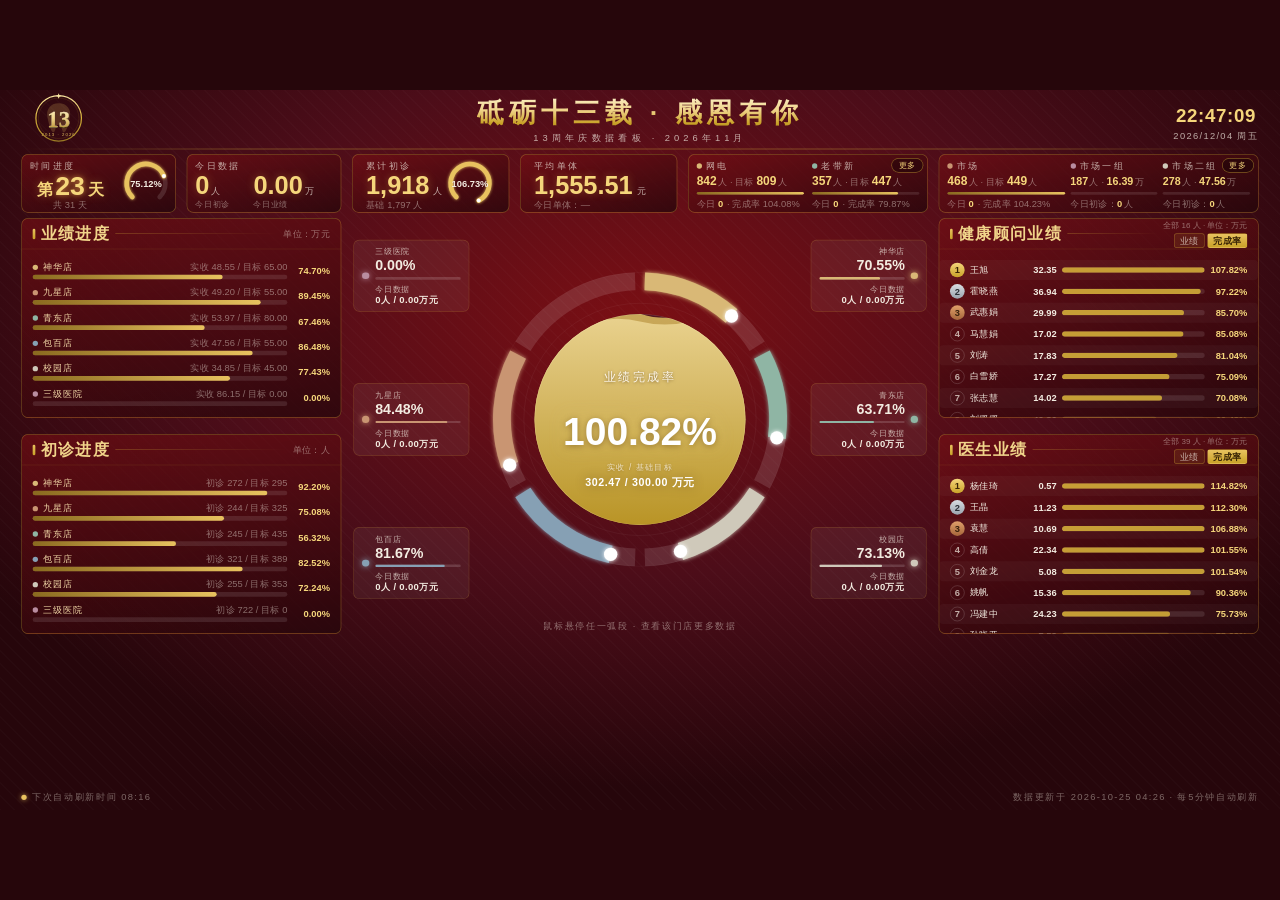
<file: site/index.html>
<!doctype html>
<html lang="zh-CN" data-page-node-id="bNAlIa9GvkVpchiOoF7Fsz">
  <head data-page-node-id="pRcPVPCFBdSMMbLrFjeiWT">
    <meta charset="UTF-8" data-page-node-id="fTteCExekOCX3ANO8GNjdZ" />
    <meta name="viewport" content="width=device-width, initial-scale=1.0" data-page-node-id="JhB4ZAEZevLRiTJPF1NyBG" />
    <title>13周年庆数据看板 v2</title>
    <link rel="icon" href="data:," />
    <!--------------------------------------------------------------


  二、版式网格（设计像素，全部闭合）
    头部 88 ｜ KPI 行 96–184（5 卡 228+228+434×3 gap24×4 = 1856：
    时间进度+今日数据 平分左栏 480 上方，累计初诊/网电/市场 三卡等宽占满其余）
    主区 192–816 三栏：左 480 / 中 800 / 右 480（gutter 48，边距 32）
       32+480+48+800+48+480+32 = 1920，中央列 560→1360，中心 = 960
    底部折线 840–1048 通栏 1856 ｜ 底边距 32

  三、亮度控制
    大面积底色走深红渐变（水球三色 ×0.78 → L*≈18~27），
    6 段弧统一降饱和到 L*≤70，禁止荧光色与大面积高饱和红。

  四、调试
    ?static=1 跳过入场动画直接呈现终态（截图核对用）
    ?hover=N  模拟悬停第 N 段弧（tooltip 核对用）
    ?beat=N   直接呈现第 N 次心跳后的数据态（建议与 static=1 同用）
    ?hbms=ms  心跳间隔覆盖（默认 300000 = 5 分钟，调试用短间隔）

  五、数据心跳（见 ⑫ 节）
    每 5 分钟 buildData(beat++) 全量重建数据模型并原地刷新：
    KPI / 渠道 chip / 中央水球（弧段+水位+主数字）/ 左右四面板 /
    底部折线，页面不重载。历史日序列固定，增长落在「今天」的
    数据点上；左下角有心跳指示器（倒计时 + 刷新闪烁）。
  ============================================================-->
        <link rel="stylesheet" href="app/css/style.css?v=20261021-03" />
  </head>
  <body data-page-node-id="v0FKEsf7Q6nRDLdoApuXJm">
    <div id="stage" data-page-node-id="kpHgrNEEkZe6PAno3AZiqG">
      <!-- ═══════════ Header ═══════════ -->
      <header id="hd" class="rv" data-page-node-id="wEYzkn5nYDAj5ljEAe1Y7S">
        <div class="logo" data-page-node-id="156GlCvEMHMHPoqrzs1CSF">
          <svg viewBox="0 0 180 150" data-page-node-id="gASNDZ9bTVkrAyyckmfHOM">
            <defs data-page-node-id="hqDiLdGtXwyyaEme4GPJWh">
              <linearGradient id="lgRing" x1="0" y1="0" x2="0" y2="1" data-page-node-id="lqxeYtdk4iewFhR3yDb2SH">
                <stop offset="0" stop-color="#fbe7a2" data-page-node-id="FFY9TI5BgzKePglZpI7jYK" />
                <stop offset="0.5" stop-color="#d4af37" data-page-node-id="RoODJLpOfjntsP8UMK7K4A" />
                <stop offset="1" stop-color="#9a7a24" data-page-node-id="HEvY9dDS5gaLxZupJrBT9t" />
              </linearGradient>
              <linearGradient id="lgNum" x1="0" y1="0" x2="0" y2="1" data-page-node-id="Ao8qt6Al73WwDt1gpRjUwL">
                <stop offset="0" stop-color="#fdf3cd" data-page-node-id="Ha32vFqB7SGn9soHdYtvfg" />
                <stop offset="0.45" stop-color="#f0d48a" data-page-node-id="dt03Z1TfhhpD5ZBrbN7TFr" />
                <stop offset="1" stop-color="#a87f1f" data-page-node-id="MylkIHC2j7ACWehBBXiNBk" />
              </linearGradient>
            </defs>
            <path
              d="M0 -28 C-16 -28 -24 -16 -21 -2 C-19 8 -15 26 -10 26 C-5 26 -7 12 0 12 C7 12 5 26 10 26 C15 26 19 8 21 -2 C24 -16 16 -28 0 -28 Z"
              transform="translate(90,72) scale(1.5)"
              fill="#e8c25f"
              opacity="0.2" data-page-node-id="RsiaJ8O6N65sGDhtilJ795"
            />
            <circle
              cx="90"
              cy="72"
              r="64"
              fill="none"
              stroke="url(#lgRing)"
              stroke-width="3.5" data-page-node-id="2CCHN2UXEv8PuBEjy0APqm"
            />
            <circle
              cx="90"
              cy="72"
              r="57"
              fill="none"
              stroke="rgba(212,175,55,0.35)"
              stroke-width="1" data-page-node-id="bCd5TjKRQrcUs7yGlWtTZC"
            />
            <text
              x="90"
              y="97"
              text-anchor="middle"
              font-size="64"
              font-weight="900"
              font-family="Bahnschrift, Microsoft YaHei"
              fill="#4a3608"
              transform="translate(0,2.5)" data-page-node-id="R2Y0nsFZqWWWNmogxF9ROb"
            >
              13
            </text>
            <text
              x="90"
              y="97"
              text-anchor="middle"
              font-size="64"
              font-weight="900"
              font-family="Bahnschrift, Microsoft YaHei"
              fill="url(#lgNum)"
              stroke="#fff8e1"
              stroke-width="0.8"
              paint-order="stroke" data-page-node-id="cmLNA8DesL4ARSBCl8cDCI"
            >
              13
            </text>
            <text
              x="90"
              y="121"
              text-anchor="middle"
              font-size="12"
              letter-spacing="3"
              fill="#e8c25f" data-page-node-id="w2LghVP4Pk8408AM7kDbOS"
            >
              2013 · 2026
            </text>
            <path
              d="M90 1.5 l2.2 5.6 5.6 2.2 -5.6 2.2 -2.2 5.6 -2.2 -5.6 -5.6 -2.2 5.6 -2.2 Z"
              fill="#fbe7a2" data-page-node-id="NrE1xtxqVkxlS9hG5zrr7q"
            />
          </svg>
        </div>
        <div class="title-wrap" data-page-node-id="9TCTEH1GL8MoABwhuIT3JK">
          <h1 data-page-node-id="tMiSZUa9S475jgxGeOnpzD">砥砺十三载 · 感恩有你</h1>
          <div class="subtitle" id="subTitle" data-page-node-id="unRnWkU2URs4cFyrSFijpP">13周年庆数据看板 · —</div>
        </div>
        <div class="clock" data-page-node-id="I2EozdVsNFKLFbrP7CSTph">
          <div class="t" id="clkTime" data-page-node-id="CklAXqz7jNYkuGRezKDurt">--:--:--</div>
          <div class="d" id="clkDate" data-page-node-id="HKp1TdW5JFSPURgOC2ITIA">————</div>
        </div>
      </header>
      <div class="h-sep" data-page-node-id="c2TKFTtrCtJGPuu5cIxSoY"></div>

      <!-- ═══════════ KPI 行 ═══════════ -->
      <section class="kpis" data-page-node-id="oSrQ1wHtikNl7rWVyhdjDN">
        <div class="kpi kpi-w1 rv" data-page-node-id="SEYMCR4YmNM6E5nRwQ7IFp">
          <div class="kpi-l" data-page-node-id="44aorb51xL6MD6YPoZtlcz">
            <div class="kpi-label">时间进度</div>
            <div class="kpi-val" data-page-node-id="hyriNu5bZcucHpvpL2OOkM">
              <span class="kpi-days" id="vDays" data-page-node-id="tIEE3MougiuXbI8ZQb6H0s">第 — 天</span>
            </div>
            <div class="kpi-sub" id="vDaysTotal">共 — 天</div>
          </div>
          <svg class="kpi-ring" id="rTime" viewBox="0 0 76 76" data-page-node-id="Ri1fY9IDdeKz1RI6IpJBEr"></svg>
        </div>
        <div class="kpi kpi-w1b rv">
          <div class="kpi-l">
            <div class="kpi-label">今日数据</div>
            <div class="today-duo">
              <div class="td-item">
                <div class="td-line"><span class="td-num" id="vTodayInit">0</span><span class="td-unit">人</span></div>
                <div class="td-cap">今日初诊</div>
              </div>
              <div class="td-item">
                <div class="td-line"><span class="td-num" id="vTodayRev">0</span><span class="td-unit">万</span></div>
                <div class="td-cap">今日业绩</div>
              </div>
            </div>
          </div>
        </div>
        <!-- 累计初诊 / 平均单体：2026-10-16 由原「累计初诊」单卡（412px）拆成两张，
             同日加回初诊完成率圆环（#rInit），并把两张卡定成等宽 236px。
             236 是「累计初诊」的下限（要塞 76px 圆环）；多出的宽度从卡间距
             （24 → 16，6 张卡 5 条间距统一）里挤，左右两个红框区宽度不变。 -->
        <div class="kpi kpi-w2 rv" data-page-node-id="KUwDDoYRsBBzJocgN3xbk4">
          <div class="kpi-l" data-page-node-id="MGHXHej9tQ5Hyuykaf9URP">
            <div class="kpi-label" data-page-node-id="w1z18vkmG5Nbth9sIqBwyG">累计初诊</div>
            <div class="kpi-val" data-page-node-id="rzB3d2FVG9kCjQAFVdoI1Y">
              <span class="num" id="vInit" data-page-node-id="fIbuGY6w7z44757RwI4yW1">0</span><span class="unit" data-page-node-id="ebtRX31nunjrN7MkISvLin">人</span>
            </div>
            <div class="kpi-sub" id="subInit" data-page-node-id="tzTCCbZm5sNMX1L8b9eey3">基础 — 人</div>
          </div>
          <svg class="kpi-ring" id="rInit" viewBox="0 0 76 76" data-page-node-id="oSgAc6CB6fNtqqdUA3VIWz"></svg>
        </div>
        <div class="kpi kpi-w2b rv">
          <div class="kpi-l">
            <div class="kpi-label">平均单体</div>
            <div class="kpi-val">
              <span class="num" id="vAvgTicket">0</span><span class="unit">元</span>
            </div>
            <div class="kpi-sub" id="subAvgTicket">今日单体：—</div>
          </div>
        </div>
        <div class="kpi kpi-w3 rv" data-page-node-id="k71qaQ9eMRFucWOAYcyMGH">
          <div class="kpi-ch" id="chChipsA" data-page-node-id="TKcTfXJ90g9bT6nKtFfv62"></div>
          <button class="more-btn" id="moreWeb" type="button" title="查看网电 / 老带新明细">更多</button>
        </div>
        <div class="kpi kpi-w4 rv" data-page-node-id="k71qaQ9eMRFucWOAYcyMGH2">
          <div class="kpi-ch" id="chChipsB" data-page-node-id="TKcTfXJ90g9bT6nKtFfv63"></div>
          <button class="more-btn" id="moreMkt" type="button" title="查看市场 / 各小组明细">更多</button>
        </div>
      </section>

      <!-- ═══════════ 左栏 ═══════════ -->
      <section
        class="panel rv"
        id="pRev"
        style="left: 32px; top: 192px; width: 480px; height: 300px" data-page-node-id="0GzqxweOMjRgrN7YKevPSM"
      >
        <div class="panel-hd" data-page-node-id="Df7qdn8ugzR1t7VkyfmpOt">
          <h3 data-page-node-id="QozZiLu8bZZRKTjCXXU3ck">业绩进度</h3>
          <span class="hline" data-page-node-id="J2i0PtmHDQrnvhUNHukCvz"></span>
          <!-- 2026-10-16：删掉「· 条形对冲刺目标」（条形不再对冲刺目标，改为直接对基础目标），
               只留「单位：万元」；.panel-hd 是 flex，.hline flex:1 会把 .tag 顶到面板最右侧。 -->
          <span class="tag" data-page-node-id="NDKkVHRwoWOS1iuBsFXWVc">单位：万元</span>
        </div>
        <div class="sp-rows" id="rowsRev" data-page-node-id="oeGaWgf1RTmptFVPS90v6Z"></div>
      </section>

      <section
        class="panel rv"
        id="pRevisit"
        style="left: 32px; top: 516px; width: 480px; height: 300px" data-page-node-id="Tlr16npC2SKbjfgHqZH28j"
      >
        <div class="panel-hd" data-page-node-id="XFnaBUeVZULKzVKaM9sH7n">
          <h3 data-page-node-id="4meOhcFOpAJur4xcxxRGqE">初诊进度</h3>
          <span class="hline" data-page-node-id="DszTDeYF3ndCC9vCzuFB1k"></span>
          <span class="tag" id="tagRevisit" data-page-node-id="RQ2RITb6IYQIkKLbBFJFOM">单位：人</span>
        </div>
        <div class="sp-rows" id="rowsRevisit" data-page-node-id="FMGkPWljnkzDIOqVaobHqA"></div>
      </section>

      <!-- ═══════════ 中央 Hero ═══════════ -->
      <section id="hero" class="rv" data-page-node-id="Hcs3Wq5IqEjFQoJsAtxybO">
        <div class="hero-mod" id="heroMod" data-page-node-id="NcHx9vvaZdOX4pXMR6fZUf">
          <svg class="ring" id="heroRing" viewBox="0 24 900 580" data-page-node-id="oFBfNDAOF6fg8EPbnggF1d">
            <defs data-page-node-id="ZAtBHWU98WgYOIvGdYzApS">
              <clipPath id="ballClip" data-page-node-id="X6okBjb4FM2zIkQ7PItKKB">
                <circle cx="450" cy="320" r="178" data-page-node-id="2mrOI5qwmlsTY9cdWhoBEP" />
              </clipPath>
              <filter id="hGlow" x="-40%" y="-40%" width="180%" height="180%" data-page-node-id="LojOhJ60jzLwtPDJQk8CR6">
                <feGaussianBlur stdDeviation="4" result="b" data-page-node-id="sptze4GtMtvLpn2lBLWI1O" />
                <feMerge data-page-node-id="SkjvAi6RWsoyPJ0UF1JC98">
                  <feMergeNode in="b" data-page-node-id="6s5okbFM1wypjGcMHVaaOy" />
                  <feMergeNode in="SourceGraphic" data-page-node-id="oB9EnSy4yF36ZLJp3sIxQe" />
                </feMerge>
              </filter>
              <!-- 水面柔化（2026-10-19 需求：还原设计稿那种柔和的浪）：
                   两层浪用同一波长/振幅、只错开高度 → 中间那条浅色水带厚度恒定、跟着浪走；
                   再各加一点高斯模糊，水线不是硬边 -->
              <filter id="waveSoft" x="-12%" y="-60%" width="124%" height="220%" data-page-node-id="WaveSoftFilter00000001">
                <feGaussianBlur stdDeviation="1.0" data-page-node-id="WaveSoftBlur0000000001" />
              </filter>
              <filter id="waveSoftLite" x="-12%" y="-60%" width="124%" height="220%" data-page-node-id="WaveSoftLiteFilter000001">
                <feGaussianBlur stdDeviation="0.8" data-page-node-id="WaveSoftLiteBlur00000001" />
              </filter>
              <radialGradient id="ballBg" cx="50%" cy="42%" r="70%" data-page-node-id="1hcQdPhzaAszTiyClJTl3r">
                <stop offset="0%" stop-color="#6f2230" data-page-node-id="BKjk3cO8xQwqGWFoSQtGSM" />
                <stop offset="60%" stop-color="#521620" data-page-node-id="6uZpT9dD517NbAIDmyNtKt" />
                <stop offset="100%" stop-color="#3f1019" data-page-node-id="WcJydUlnryiaqCZMZX0Ahf" />
              </radialGradient>
              <!-- 水球填充（2026-10-20 六次调色）：按指定的 10 档金色等分 #e9d28f → #b99426 -->
              <linearGradient id="waterFill" gradientUnits="userSpaceOnUse" x1="450" y1="142" x2="450" y2="498" data-page-node-id="WtrFill1Grad0000000001">
                <stop offset="0%" stop-color="#e9d28f" data-page-node-id="WtrFill1Stop000000001" />
                <stop offset="11.11%" stop-color="#e4cb83" data-page-node-id="WtrFill1Stop000000002" />
                <stop offset="22.22%" stop-color="#dec478" data-page-node-id="WtrFill1Stop000000003" />
                <stop offset="33.33%" stop-color="#d9bd6c" data-page-node-id="WtrFill1Stop000000004" />
                <stop offset="44.44%" stop-color="#d4b660" data-page-node-id="WtrFill1Stop000000005" />
                <stop offset="55.56%" stop-color="#ceb055" data-page-node-id="WtrFill1Stop000000006" />
                <stop offset="66.67%" stop-color="#c9a949" data-page-node-id="WtrFill1Stop000000007" />
                <stop offset="77.78%" stop-color="#c4a23d" data-page-node-id="WtrFill1Stop000000008" />
                <stop offset="88.89%" stop-color="#be9b32" data-page-node-id="WtrFill1Stop000000009" />
                <stop offset="100%" stop-color="#b99426" data-page-node-id="WtrFill1Stop000000010" />
              </linearGradient>
              <!-- 后层波浪（2026-10-20）：水体顶部已是浅奶金，水带取色阶中段的深金，
                   在水面处压出一条深色浪来区分两层 -->
              <linearGradient id="waterCrest" x1="0" y1="0" x2="0" y2="1" data-page-node-id="WtrCrest1Grad000000001">
                <stop offset="0%" stop-color="#d4b660" data-page-node-id="WtrCrest1Stop00000001" />
                <stop offset="45%" stop-color="#c9a949" data-page-node-id="WtrCrest1Stop00000002" />
                <stop offset="100%" stop-color="#b99426" data-page-node-id="WtrCrest1Stop00000003" />
              </linearGradient>
              <!-- 最远那层浪用浅奶金色（2026-10-19）：它只在水带上方露出一条，
                   若沿用琥珀色，40% 透明度压在深红底上会发灰发脏 -->
              <linearGradient id="waterHalo" x1="0" y1="0" x2="0" y2="1" data-page-node-id="WtrHalo1Grad0000000001">
                <stop offset="0%" stop-color="#b2851a" data-page-node-id="WtrHalo1Stop00000000001" />
                <stop offset="60%" stop-color="#a67b16" data-page-node-id="WtrHalo1Stop00000000002" />
                <stop offset="100%" stop-color="#987012" data-page-node-id="WtrHalo1Stop00000000003" />
              </linearGradient>
            </defs>

            <circle
              cx="450"
              cy="320"
              r="248"
              fill="none"
              stroke="rgba(255,255,255,0.05)"
              stroke-width="1" data-page-node-id="L2FaWi2UX9QwLi5fZzVYWK"
            />
            <g
              id="hTracks"
              fill="none"
              stroke-width="30"
              stroke-linecap="butt" data-page-node-id="16F74CI70Hz8lGDbiC1ARl"
            ></g>
            <g
              id="hProgress"
              fill="none"
              stroke-width="30"
              stroke-linecap="butt"
              filter="url(#hGlow)" data-page-node-id="XTuYBhTYVBFj40mw9bPC3D"
            ></g>
            <g id="hDots" data-page-node-id="F7JTJT2tn6gvTGutGUcLb0"></g>
            <g
              id="hHits"
              fill="none"
              stroke="transparent"
              stroke-width="52"
              stroke-linecap="butt" data-page-node-id="QHZ4kCTcOSt2P3NM7bZJow"
            ></g>

            <g clip-path="url(#ballClip)" data-page-node-id="ttIOl0gnBMeBeR1Yr37CqP">
              <circle cx="450" cy="320" r="178" fill="url(#ballBg)" data-page-node-id="DXxDqY4JIU6l09di5Br8qY" />
              <!-- 两层水（2026-10-19：回到 v2 初始界面的波纹）
                   wave2 在水面下 9px、振幅更大，只在 wave1 的波谷处露出一道浅色水纹，
                   这正是原始设计里那条「波浪」的来路。 -->
              <path
                class="wave wave2"
                id="hWave2"
                fill="url(#waterCrest)" opacity="0.92" filter="url(#waveSoft)" data-page-node-id="gbnCEguQdvYVyL05fw3IiQ"
              />
              <path
                class="wave wave1"
                id="hWave1"
                fill="url(#waterFill)" filter="url(#waveSoftLite)" data-page-node-id="sbmvpVToEQyccxw8WA5EnU"
              />
              <circle
                cx="450"
                cy="320"
                r="178"
                fill="none"
                stroke="rgba(255,255,255,0.18)"
                stroke-width="2" data-page-node-id="Izxj37aIKlKDKiMkdtNV5G"
              />
            </g>

            <text
              id="hTitle"
              x="450"
              y="256"
              text-anchor="middle"
              fill="rgba(255,250,240,0.97)"
              style="filter: drop-shadow(0 1px 3px rgba(58, 30, 0, 0.55))"
              font-size="20"
              letter-spacing="4" data-page-node-id="M8IrhxILRbvdKg6MKCFG0F"
            >
              业绩完成率
            </text>
            <text
              id="hPct"
              x="450"
              y="364"
              text-anchor="middle"
              fill="#ffffff"
              font-size="66"
              font-weight="bold"
              style="filter: drop-shadow(0 2px 5px rgba(74, 42, 4, 0.42)) drop-shadow(0 0 14px rgba(240, 207, 122, 0.3))" data-page-node-id="CIAla1GZfyE1LyfhWI1Vof"
            >
              0%
            </text>
            <text
              id="hSub"
              x="450"
              y="406"
              text-anchor="middle"
              fill="rgba(255, 250, 240, 0.74)"
              style="filter: drop-shadow(0 1px 2px rgba(70, 40, 0, 0.34))"
              font-size="14"
              letter-spacing="2" data-page-node-id="0GqUyPJaSjgS7rOAofabEU"
            >
              实收 / 基础目标
            </text>
            <text
              id="hSubVal"
              x="450"
              y="432"
              text-anchor="middle"
              fill="#ffffff"
              font-size="18"
              font-weight="bold"
              letter-spacing="1"
              style="filter: drop-shadow(0 0 10px rgba(60, 30, 0, 0.45))" data-page-node-id="0GqUyPJaSjgS7rOAofabEV"
            >
              — / — 万元
            </text>
            <circle
              cx="450"
              cy="320"
              r="196"
              fill="none"
              stroke="rgba(255,255,255,0.08)"
              stroke-width="1" data-page-node-id="HYSdoiNoFfucWOA3QdTG3E"
            />
          </svg>
          <div class="arc-tip" id="arcTip" data-page-node-id="xIo1mhSntoETWOtp1KP4oK"></div>
        </div>
        <div class="hero-note" data-page-node-id="3TYCyp9G5N9l7gcm4QKAZ9">鼠标悬停任一弧段 · 查看该门店更多数据</div>
      </section>

      <!-- ═══════════ 右栏 ═══════════ -->
      <section
        class="panel rv"
        id="pConsult"
        style="left: 1408px; top: 192px; width: 480px; height: 300px" data-page-node-id="kRfCaFvjkXph3bc9i23jSs"
      >
        <div class="panel-hd" data-page-node-id="uOcdFUICFULbVEim69jLhf">
          <h3 data-page-node-id="PXQI3zoMDydTjfKYFMge5v">健康顾问业绩</h3>
          <span class="hline" data-page-node-id="BKbFTxDVNHv76pxE9Rf3qr"></span>
          <!-- 2026-10-16 需求：右上角标签下方加排序切换（完成率 / 业绩），初始「完成率」。
               tag 与 .seg 一起竖着排在 .hd-col 里，右缘与原来「累计万元」位置一致。 -->
          <div class="hd-col">
            <span class="tag" id="tagConsult" data-page-node-id="scFnl15bqPgjUEw5bwAO5I">全部 16 人 · 单位：万元</span>
            <div class="seg" data-rank="rowsConsult">
              <button type="button" class="seg-btn" data-by="amount">业绩</button>
              <button type="button" class="seg-btn on" data-by="pct">完成率</button>
            </div>
          </div>
        </div>
        <div class="rk-rows" id="rowsConsult" data-page-node-id="eIhjYHHNaf2bXhnruvDbFs"></div>
      </section>

      <section
        class="panel rv"
        id="pDoctor"
        style="left: 1408px; top: 516px; width: 480px; height: 300px" data-page-node-id="PjST9TWZQzSukMxJgl08mK"
      >
        <div class="panel-hd" data-page-node-id="IjDSf5qnbT3bcYrxnxmnRA">
          <h3 data-page-node-id="Q0sSzF1gGajtAcdxzGbIRA">医生业绩</h3>
          <span class="hline" data-page-node-id="9EmBxb9q80FfxQWtfCSAIh"></span>
          <!-- 与「健康顾问业绩」同构（2026-10-16）：两块面板的排序各自独立，互不影响。 -->
          <div class="hd-col">
            <span class="tag" id="tagDoctor" data-page-node-id="x02npfRNWDVHyEkIwSiJ5l">全部 38 人 · 单位：万元</span>
            <div class="seg" data-rank="rowsDoctor">
              <button type="button" class="seg-btn" data-by="amount">业绩</button>
              <button type="button" class="seg-btn on" data-by="pct">完成率</button>
            </div>
          </div>
        </div>
        <div class="rk-rows" id="rowsDoctor" data-page-node-id="4jyv3nmACCBaUFkffHQNrL"></div>
      </section>

      <!-- ═══════════ 底部折线 ═══════════ -->
      <section
        class="panel rv"
        id="pTrend"
        style="left: 32px; top: 840px; width: 1856px; height: 208px" data-page-node-id="0vVEOpzuJDFpRTDcBZBpus"
      >
        <div class="panel-hd" data-page-node-id="0Do9Z3sa4iosGv7Wi3I4Pn">
          <h3 data-page-node-id="aEbSErwdqdBNw5huFzG8uo">每日业绩</h3>
          <span class="hline" data-page-node-id="E5qyjyKikJUyTL5P7dfBNq"></span>
          <div class="select" id="sel" data-page-node-id="mPky8XGgjq62QeZ8cg4JF2">
            <button class="select-btn sheen" id="selBtn" data-page-node-id="VcsZkrGuGI9cWAqyZZph16">
              <span id="selLabel" data-page-node-id="FNW8sqfAJpyrdUid9Cm2lv">全部门店</span>
              <svg viewBox="0 0 10 10" data-page-node-id="2Itxf4RokqO64nHUTA0UFB">
                <path
                  d="M1 3 L5 7 L9 3"
                  fill="none"
                  stroke="#f0cf7a"
                  stroke-width="1.6"
                  stroke-linecap="round" data-page-node-id="0WIhmfEKo50cefiEE1xWHa"
                />
              </svg>
            </button>
            <ul class="select-menu" id="selMenu" data-page-node-id="Lcitea5kCge3CBSVG0zJC9"></ul>
          </div>
        </div>
        <div class="trend-body" data-page-node-id="cG6pEsfDe5LBg1e3n7ulFJ">
          <svg id="trendSvg" data-page-node-id="26MbuVXxDaZJH9LO3SY5Sa">
            <defs data-page-node-id="Ym4lP9vMdS1kbgvrJt8QYr">
              <linearGradient id="tArea" x1="0" y1="0" x2="0" y2="1" data-page-node-id="CGSwFTFG9pieTJiE4o4ysi">
                <stop
                  id="tAreaA"
                  offset="0"
                  stop-color="#f0cf7a"
                  stop-opacity="0.28" data-page-node-id="GfY665C3uBCvHJfMIhg0XG"
                />
                <stop
                  id="tAreaB"
                  offset="1"
                  stop-color="#f0cf7a"
                  stop-opacity="0" data-page-node-id="CfNCJsdbUtsSf3RWTNfHr6"
                />
              </linearGradient>
              <filter id="tGlow" x="-20%" y="-40%" width="140%" height="180%" data-page-node-id="AV3iCsUjQ5TwCaGWUB8ZP8">
                <feGaussianBlur stdDeviation="2.4" result="b" data-page-node-id="N2RRiYJb4iYTovp9GGWQFn" />
                <feMerge data-page-node-id="GhGwQ5WRP3zcCsj2wftdnC">
                  <feMergeNode in="b" data-page-node-id="gBF3PVzo3weOHr8WLMpaFK" />
                  <feMergeNode in="SourceGraphic" data-page-node-id="qMZjeOTNAG4ZfQhiV4lG2t" />
                </feMerge>
              </filter>
            </defs>
            <g id="tGrid" data-page-node-id="Mm6sNlXBqczanyQpGcY3i3"></g>
            <path id="lgArea" fill="url(#tArea)" data-page-node-id="NElzhacJCJGnJOndXfSOFE" />
            <path id="lgLine" data-page-node-id="5RSnTLFuE0Ce5NmSq2z3r3" />
            <!-- 缺失日标记层（2026-10-20）：daily 里没有数据的那天，在零线上画空心点 -->
            <g id="tGap" data-page-node-id="TGap0Marks0Group00000001"></g>
            <circle class="pulse" id="lgPulse" r="5" data-page-node-id="AyLQ2JjmeXhxXYISbwHnlS" />
            <circle fill="#fff" id="lgEndDot" r="3.2" data-page-node-id="jD3NmXOrdC1bKDNkBvpAKp" />
            <line
              id="hoverLn"
              stroke="rgba(240,207,122,0.45)"
              stroke-dasharray="3 3"
              style="display: none" data-page-node-id="g2JiCguQGFcfdaEm6EHYqF"
            />
            <circle
              id="hoverDot"
              r="4"
              fill="#fff"
              stroke="#f0cf7a"
              stroke-width="2"
              style="display: none" data-page-node-id="dbmbgW9vb6hiutbLK3cIXc"
            />
            <rect id="hoverPad" fill="transparent" data-page-node-id="ONqfYV8zuojevLUThfpQrL" />
          </svg>
          <div class="tip" id="tip" data-page-node-id="GctQe5uvQMoGu9sw9JBTqr"></div>
        </div>
      </section>

      <div class="hb" id="hbBox" data-page-node-id="3hhycehBeJIC3UjBGNAcG8">
        <span class="hb-dot" data-page-node-id="Zt2YRKpWM0av7BPilP6weL"></span>
        <span id="hbText" data-page-node-id="6SQbtYVyIXeD9TjoJtU4ui"> 下次刷新时间 --:--</span>
      </div>
      <div class="foot-updated" id="footUpdated">数据更新于 -- · 每5分钟自动刷新</div>

      <!-- ═══════════ 「更多」明细弹窗（网电/市场卡右上角按钮触发） ═══════════ -->
      <div class="modal-mask" id="moreMask" hidden>
        <div class="modal-box" role="dialog" aria-modal="true">
          <div class="modal-hd">
            <h3 id="moreTitle">明细</h3>
            <button class="modal-close" id="moreClose" type="button" title="关闭">×</button>
          </div>
          <div class="modal-body" id="moreBody"></div>
        </div>
      </div>
    </div>

        <script src="app/js/data.js?v=20261019-23"></script>
    <script type="module" src="app/js/main.js?v=20261023-14"></script>
  </body>
</html>
</file>
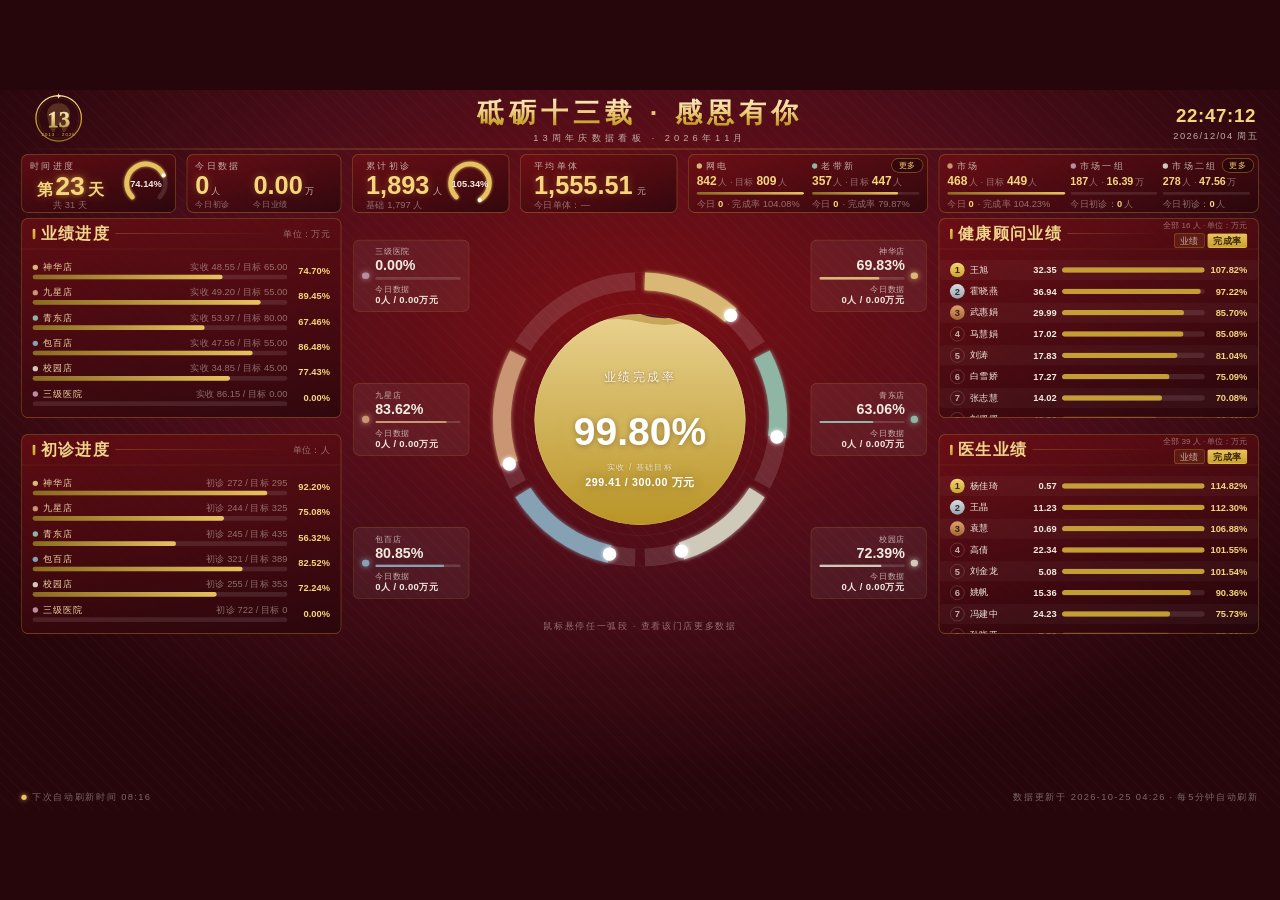
<file: site/anniversary/index.html>
<!doctype html>
<html lang="zh-CN">
  <head>
    <meta charset="UTF-8" />
    <title>13周年庆数据看板</title>
    <link rel="icon" href="data:," />
    <!-- 2026-10-14：看板已从 /anniversary/ 迁到站点根目录（网址更短），
         这里保留一个跳转，旧链接 .../solid-tribble/anniversary/ 不会失效。 -->
    <meta http-equiv="refresh" content="0; url=../" />
    <script>
      location.replace("../");
    </script>
  </head>
  <body>
    <p
      style="
        font-family: 'Microsoft YaHei', sans-serif;
        color: #f3ece1;
        background: #4c0d19;
        padding: 24px;
      "
    >
      看板已迁移到
      <a href="../" style="color: #f0cf7a">https://beiteruier.github.io/solid-tribble/</a>
      ，正在跳转…
    </p>
  </body>
</html>
</file>
<file: site/app/css/style.css>
/* ══════════ ① 设计令牌 ══════════ */
      :root {
        /* 背景：水球三色整体压暗一档 */
        --bg-hi: #7a0f14;
        --bg-mid: #4c0d19;
        --bg-low: #26060b;
        /* 面板 */
        --panel-top: rgba(122, 15, 20, 0.6);
        --panel-bottom: rgba(38, 6, 11, 0.78);
        --panel-border: rgba(212, 175, 55, 0.38);
        /* 金色系 */
        --gold-num: #f5d67b;
        --gold-deep: #c9a227;
        --gold-line: #d4af37;
        /* 文字 */
        --text-main: #f3ece1;
        --text-sub: rgba(243, 236, 225, 0.72);
        --text-dim: rgba(243, 236, 225, 0.45);
        --track: rgba(255, 255, 255, 0.1);
        /* 进度条金渐变 */
        --bar-a: #8a6a1f;
        --bar-b: #e8c25f;
        --line-main: #f0cf7a;
        --num-font: "Bahnschrift", "Microsoft YaHei", sans-serif;
        /* ── 排版系统：字号 5 档 + 8 的倍数间距 ── */
        --t1: 66px; /* 巨数（JS 自动适配） */
        --t2: 44px; /* KPI 数值 */
        --t3: 24px; /* 面板标题 */
        --t4: 18px; /* 正文 */
        --t5: 14px; /* 辅助（最小字号，不得低于此值） */
        --sp-1: 8px;
        --sp-2: 16px;
        --sp-3: 24px;
        --sp-4: 32px;
        --hd-h: 46px; /* 面板头高 */
      }

      * {
        box-sizing: border-box;
        margin: 0;
        padding: 0;
      }
      html,
      body {
        width: 100%;
        height: 100%;
      }
      body {
        position: fixed;
        inset: 0;
        overflow: hidden;
        background: var(--bg-low);
        font-family: "Microsoft YaHei", "PingFang SC", sans-serif;
        color: var(--text-main);
        font-variant-numeric: tabular-nums;
      }

      /* ══════════ ② 舞台 ══════════ */
      #stage {
        position: absolute;
        left: 50%;
        top: 50%;
        width: 1920px;
        height: 1080px;
        transform: translate(-50%, -50%) scale(var(--s, 1));
        transform-origin: center center;
        background: radial-gradient(
          1200px 700px at 50% 32%,
          var(--bg-hi) 0%,
          var(--bg-mid) 55%,
          var(--bg-low) 100%
        );
        overflow: hidden;
      }
      #stage::before {
        content: "";
        position: absolute;
        inset: 0;
        background: repeating-linear-gradient(
          45deg,
          rgba(255, 255, 255, 0.014) 0 2px,
          transparent 2px 14px
        );
        pointer-events: none;
      }

      /* ══════════ ③ 通用面板 ══════════ */
      .panel {
        position: absolute;
        background: linear-gradient(
          165deg,
          var(--panel-top),
          var(--panel-bottom)
        );
        border: 1px solid var(--panel-border);
        border-radius: 10px;
      }
      .panel-hd {
        height: var(--hd-h);
        display: flex;
        align-items: center;
        gap: var(--sp-1);
        padding: 0 var(--sp-2);
        border-bottom: 1px solid rgba(212, 175, 55, 0.18);
      }
      .panel-hd::before {
        content: "";
        flex: none;
        width: 4px;
        height: var(--sp-2);
        border-radius: 2px;
        background: linear-gradient(180deg, #e8c25f, #c9a227);
      }
      .panel-hd h3 {
        flex: none;
        font-size: var(--t3);
        font-weight: 600;
        letter-spacing: 2px;
        color: #f0d48a;
        white-space: nowrap;
      }
      .panel-hd .hline {
        flex: 1;
        min-width: var(--sp-1);
        height: 1px;
        background: linear-gradient(
          90deg,
          rgba(212, 175, 55, 0.4),
          transparent
        );
      }
      .panel-hd .tag {
        flex: none;
        font-size: var(--t5);
        color: var(--text-dim);
        white-space: nowrap;
      }
      /* 右上角「标签 + 排序按钮」竖排容器（2026-10-16 需求）：
         tag 仍在最上且右缘贴面板内边距，按钮组挂在它下面；整体右对齐，
         tag 的右端位置与改造前（单独的 .tag）逐像素一致。
         高度预算：46px 面板头里放 tag 18 + gap 3 + 按钮 22 = 43，不撑破头高。 */
      .panel-hd .hd-col {
        flex: none;
        display: flex;
        flex-direction: column;
        align-items: flex-end;
        gap: 3px;
      }
      /* 2026-10-19 需求：右上角 tag（「全部 N 人 · 单位：万元」）字号再小一档，
         12px 低于 --t5 的通用下限，属这一处的专门放行 —— 标签只是辅助说明，
         压在按钮上方时字号大了会抢按钮的视觉重量。 */
      .panel-hd .hd-col .tag {
        line-height: 17px;
        font-size: 12px;
      }
      .seg {
        display: flex;
        gap: 4px;
      }
      .seg-btn {
        font: 500 var(--t5) / 16px var(--num-font);
        color: var(--text-sub);
        background: rgba(212, 175, 55, 0.1);
        border: 1px solid rgba(212, 175, 55, 0.38);
        border-radius: 4px;
        padding: 2px 8px;
        cursor: pointer;
        white-space: nowrap;
      }
      .seg-btn:hover {
        background: rgba(212, 175, 55, 0.2);
        color: var(--text-main);
      }
      /* 选中态：与「更多」按钮/金色强调同一套渐变 */
      .seg-btn.on {
        background: linear-gradient(180deg, #e8c25f, #c9a227);
        border-color: transparent;
        color: #3a2506;
        font-weight: 600;
      }

      /* 入场：JS 逐个加 .in */
      .rv {
        opacity: 0;
        transform: translateY(14px);
      }
      .rv.in {
        opacity: 1;
        transform: none;
        transition:
          opacity 0.7s ease,
          transform 0.7s cubic-bezier(0.22, 0.9, 0.35, 1);
      }
      .noanim .rv {
        opacity: 1;
        transform: none;
        transition: none;
      }
      .noanim .sp-bar i,
      .noanim .rk-bar i,
      .noanim .chip-bar i {
        transition: none;
      }
      .noanim .pulse {
        animation: none;
        opacity: 0;
      }
      .noanim .select-btn::after {
        animation: none;
        display: none;
      }

      /* ══════════ ④ Header ══════════ */
      header {
        position: absolute;
        left: 0;
        top: 0;
        width: 100%;
        height: 88px;
      }
      .logo {
        position: absolute;
        left: var(--sp-4);
        top: 4px;
        width: 112px;
        height: 80px;
      }
      .logo svg {
        width: 100%;
        height: 100%;
        display: block;
      }
      .title-wrap {
        position: absolute;
        left: 200px;
        right: 200px;
        height: 88px;
        display: flex;
        flex-direction: column;
        align-items: center;
        justify-content: center;
        gap: 2px;
      }
      .title-wrap h1 {
        font-size: 40px;
        font-weight: 700;
        letter-spacing: 8px;
        background: linear-gradient(
          180deg,
          #fdf3cd 0%,
          #f0d48a 42%,
          #c9a227 78%,
          #9a7a24 100%
        );
        -webkit-background-clip: text;
        background-clip: text;
        color: transparent;
        white-space: nowrap;
      }
      .title-wrap .subtitle {
        font-size: var(--t5);
        letter-spacing: 6px;
        color: var(--text-sub);
        white-space: nowrap;
      }
      .clock {
        position: absolute;
        right: var(--sp-4);
        top: 0;
        height: 88px;
        display: flex;
        flex-direction: column;
        align-items: center;
        justify-content: flex-end;
        padding-bottom: 8px;
        gap: 6px;
        line-height: 1.4;
      }
      .clock .t {
        font: 600 28px/1.1 var(--num-font);
        color: var(--gold-num);
        letter-spacing: 1px;
      }
      .clock .d {
        font-size: var(--t5);
        color: var(--text-sub);
        letter-spacing: 2px;
      }
      .h-sep {
        position: absolute;
        top: 88px;
        left: var(--sp-4);
        right: var(--sp-4);
        height: 1px;
        background: linear-gradient(
          90deg,
          transparent,
          rgba(212, 175, 55, 0.55) 18%,
          rgba(212, 175, 55, 0.55) 82%,
          transparent
        );
      }

      /* ══════════ ⑤ KPI 行 ══════════ */
      .kpis {
        position: absolute;
        left: var(--sp-4);
        top: 96px;
        width: 1856px;
        height: 88px;
        display: flex;
        /* 2026-10-16：卡间距统一为 16px（--sp-2）—— 六张卡之间 5 条间距完全一致。
           省下的宽度分给「时间进度 / 今日数据」（各 228 → 232，两张合起来仍是 480）
           和「累计初诊」（与「平均单体」等宽 236）。
           ⚠ 前两张卡之和必须恒等于 480：2W + gap = 480，间距变了 W 要跟着变。 */
        gap: var(--sp-2);
      }
      .kpi {
        position: relative; /* 给「更多」按钮做定位锚点 */
        width: 446px;
        display: flex;
        align-items: center;
        gap: var(--sp-2);
        padding: 0 20px;
        background: linear-gradient(
          165deg,
          var(--panel-top),
          var(--panel-bottom)
        );
        border: 1px solid var(--panel-border);
        border-radius: 10px;
      }
      /* 「更多」按钮（2026-10-14 新增）：网电/市场卡右上角，点击开明细弹窗 */
      .more-btn {
        position: absolute;
        top: 5px;
        right: 6px;
        z-index: 5;
        padding: 1px 10px;
        font-family: inherit;
        font-size: 12px;
        line-height: 18px;
        letter-spacing: 1px;
        color: var(--gold-num);
        background: rgba(0, 0, 0, 0.3);
        border: 1px solid rgba(212, 175, 55, 0.5);
        border-radius: 999px;
        cursor: pointer;
        transition: 0.25s;
      }
      .more-btn:hover {
        background: rgba(212, 175, 55, 0.28);
        border-color: rgba(240, 207, 122, 0.9);
      }

      /* ══ 「更多」明细弹窗（挂在 #stage 内，随大屏等比缩放） ══ */
      .modal-mask {
        position: absolute;
        inset: 0;
        z-index: 200;
        display: flex;
        align-items: center;
        justify-content: center;
        background: rgba(10, 2, 4, 0.66);
      }
      .modal-mask[hidden] {
        display: none;
      }
      .modal-box {
        width: 960px;
        max-height: 82vh;
        display: flex;
        flex-direction: column;
        background: linear-gradient(
          165deg,
          rgba(122, 15, 20, 0.97),
          rgba(24, 5, 9, 0.97)
        );
        border: 1px solid rgba(212, 175, 55, 0.55);
        border-radius: 12px;
        box-shadow: 0 18px 50px rgba(0, 0, 0, 0.6);
        overflow: hidden;
      }
      .modal-hd {
        display: flex;
        align-items: center;
        gap: var(--sp-2);
        padding: 12px 18px;
        border-bottom: 1px solid rgba(212, 175, 55, 0.3);
      }
      .modal-hd h3 {
        flex: 1;
        font-size: 22px;
        font-weight: 600;
        letter-spacing: 3px;
        color: #f0d48a;
      }
      .modal-close {
        flex: none;
        width: 30px;
        height: 30px;
        border-radius: 50%;
        border: 1px solid rgba(212, 175, 55, 0.5);
        background: rgba(255, 255, 255, 0.06);
        color: var(--text-main);
        font-size: 16px;
        line-height: 1;
        cursor: pointer;
      }
      .modal-close:hover {
        background: rgba(212, 175, 55, 0.25);
      }
      .modal-body {
        overflow: auto;
        padding: 6px 18px 18px;
      }
      .more-sec-title {
        font-size: var(--t4);
        color: #f0d48a;
        letter-spacing: 2px;
        margin: 14px 0 8px;
      }
      .more-table {
        width: 100%;
        border-collapse: collapse;
        font-size: 14px;
      }
      .more-table th,
      .more-table td {
        border: 1px solid rgba(212, 175, 55, 0.22);
        padding: 6px 10px;
        text-align: right;
        white-space: nowrap;
      }
      .more-table th {
        position: sticky;
        top: 0;
        background: #3a0a12;
        color: #f0d48a;
        font-weight: 600;
        letter-spacing: 1px;
      }
      /* 首列（门店 / 所属部门）：左对齐；2026-10-15 起字色与其余数字列统一为金色，
         不再单独用正文色，避免整张表里第一列颜色突兀。 */
      .more-table td:first-child,
      .more-table th:first-child {
        text-align: left;
      }
      .more-table td:first-child {
        color: var(--gold-num);
        font-weight: 600;
      }
      .more-table tbody tr:nth-child(even) td {
        background: rgba(255, 255, 255, 0.035);
      }
      .more-table td.num {
        color: var(--gold-num);
        font-variant-numeric: tabular-nums;
      }
      .more-empty {
        font-size: var(--t5);
        color: var(--text-dim);
        padding: 12px 0;
      }
      /* 6 卡布局（2026-10-16 需求）：
         ┌ 左侧红框区（不可动）：时间进度 232 + 间距 16 + 今日数据 232 = 480，
           「时间进度 / 今日数据」各自加宽 4px 把原 24px 间距摊平，
           两张卡合起来仍与下方「业绩进度」面板(32..512)严格同宽；
         ├ 中间区：「累计初诊」与「平均单体」等宽 236，网电吃满剩余 360；
         └ 右侧红框区（不可动）：市场卡固定 480，与下方「健康顾问业绩」面板
           (1408..1888) 严格对齐。
         232+16+232+16+236+16+236+16+360+16+480 = 1856 = .kpis 宽度，通栏闭合。 */
      .kpi.kpi-w1 {
        width: 232px;
        padding: 0 6px 0 12px; /* 右内边距收窄：圆环右移一点 */
      }
      .kpi.kpi-w1b { width: 232px; padding: 0 12px; }
      /* 累计初诊 = 平均单体 = 236px（等宽）。
         累计初诊要放 76px 初诊完成率圆环，是这对等宽卡的下限：
         2(边框) + 20 + 110(文字列) + 8(与环的间距，见 .kpi-w2 的 gap) + 76 + 20 = 236。
         大数字「1,375 人」用 tabular-nums 实测墨迹 100px，文字列 110px 留 10px 余量。 */
      .kpi.kpi-w2 { flex: none; width: 236px; gap: 8px; } /* gap 16→8：圆环贴近数字一点，把宽度省给文字列 */
      .kpi.kpi-w2b { flex: none; width: 236px; }
      /* 网电卡内边距与「市场」卡对齐（都是 0 12px）——变窄后 chip 才放得下完整文案 */
      .kpi.kpi-w3 { flex: 1 1 0; width: auto; min-width: 0; padding: 0 12px; }
      .kpi.kpi-w4 { flex: none; width: 480px; }
      /* ── KPI 行「标题落位」统一（2026-10-15）──
         卡片固定 88px 高：把三张文字卡的内容列(.kpi-l) 与两张渠道卡(.kpi-ch)
         都改成「顶部对齐 + 8px 上边距」，这样「时间进度 / 今日数据 / 累计初诊」
         三个标签与渠道 chip 标题（网电 / 老带新 / 市场 / 市场一组 / 市场二组）
         会落在同一条水平线上；内容整体略微下移，不再顶在卡片上沿。 */
      .kpi .kpi-l {
        align-self: stretch;          /* 撑满卡高（88px），内部再顶部对齐 */
        justify-content: flex-start;
        padding-top: 8px;
      }
      .kpi .kpi-ch {
        align-self: stretch;
        align-items: flex-start;      /* 防止 chip 被拉伸，保持各自内容高度 */
        padding-top: 8px;
      }
      /* 时间进度：「第 X 天」混合字号（2026-10-15）
         —— 「第」「天」缩到 24px、天数数字放大到 40px 并加强外发光，数字更亮眼。
         2026-10-16：内容块整体上移 4px（val 的 margin-top 4→0）。
         卡的 88px 高、内容盒 86px，原排版 8+18+4+42+14 = 86 正好顶到下边框，
         「共 31 天」的字形下沿贴着边框看起来像被切掉。上移后 8+18+0+42+14 = 82，
         底部留 4px 余量；标题行仍从 8px 起排，与「今日数据 / 累计初诊」保持同一基线。 */
      .kpi.kpi-w1 .kpi-days { letter-spacing: 0; line-height: 42px; }
      .kpi.kpi-w1 .kpi-val {
        justify-content: center;
        height: 42px;
        line-height: 42px;
        margin-top: 0;
      }
      .kpi.kpi-w1 .kpi-sub { text-align: center; margin-top: 0; line-height: 14px; }
      /* 「第」「天」：小字号，与数字同基线 */
      .kpi.kpi-w1 .kd-t {
        font-size: 24px;
        font-style: normal; /* <i> 默认斜体，必须复位 */
        font-weight: 700;
        line-height: 42px;
        margin: 0 4px;
      }
      /* 天数数字：大字号 + 双层外发光，突出数字本身 */
      .kpi.kpi-w1 .kd-n {
        font-size: 40px;
        font-weight: 700;
        line-height: 42px;
        letter-spacing: 0;
        color: var(--gold-num);
        text-shadow:
          0 0 6px rgba(245, 180, 80, 0.45),
          0 0 18px rgba(245, 180, 80, 0.6);
      }
      /* 今日数据 / 累计初诊 大数字（2026-10-15：44 → 38） */
      .kpi.kpi-w1b .td-num { font-size: 38px; line-height: 40px; }
      .kpi.kpi-w1b .today-duo { height: auto; }
      .kpi.kpi-w1b .td-cap { line-height: 18px; }
      /* 累计初诊 / 平均单体（拆卡后的大数字）：与「今日数据」同号 38px。
         ⚠ w2b 必须一起写进选择器 —— 否则会退回基础规则的 44px，两张卡数字不一样大。 */
      .kpi.kpi-w2 .kpi-val,
      .kpi.kpi-w2b .kpi-val { line-height: 40px; height: 40px; }
      .kpi.kpi-w2 .kpi-val .num,
      .kpi.kpi-w2b .kpi-val .num { font-size: 38px; line-height: 40px; }
      /* 市场卡（3 枚 chip）：缩内边距/间距/数字字号，chip 超宽走省略号。
         2026-10-16：字号收紧只针对**小组** chip —— 「市场」是渠道 chip，
         要和另一张卡的渠道 chip（网电 / 老带新）完全一致，用基础规则的 18px；
         市场一组 / 市场二组 保持紧凑的 16px 不动。 */
      .kpi.kpi-w4 { padding: 0 12px; }
      .kpi.kpi-w4 .kpi-ch { gap: 8px; }
      .kpi.kpi-w4 .chip-group .chip-val b { font-size: 16px; }
      /* 渠道卡（网电/老带新/市场/一二组）行距（2026-10-15）：
         chip 内容原为 18+22+4+18 = 62px，卡内 8→70，下方空 18px 显得头重脚轻。
         给三个子行各加 4px 上间距 → 74px（8→82），下方空 6px；
         中间数据（人数行 / 进度条 / 今日行）整体下移，
         而标题行位置不变，继续与「累计初诊」标题对齐。 */
      .chip .chip-val,
      .chip .chip-bar { margin-top: 4px; }
      .kpi-l {
        flex: 1;
        min-width: 0;
        display: flex;
        flex-direction: column;
        gap: 0;
      }
      .kpi-label {
        font-size: var(--t5);
        color: var(--text-sub);
        letter-spacing: 3px;
        line-height: 18px;
      }
      .kpi-val {
        display: flex;
        align-items: baseline;
        gap: 6px;
        line-height: 46px;
        height: 46px; /* 定高：baseline 对齐的字形包络可达 54px，会把底部小字顶出卡片 */
      }
      .kpi-val .num {
        font: 700 var(--t2) var(--num-font);
        line-height: 46px; /* font 简写会把 line-height 重置为 normal(44px字号≈57px行高)，曾致卡内文字溢出边框 */
        color: var(--gold-num);
        text-shadow: 0 0 12px rgba(245, 180, 80, 0.32);
        white-space: nowrap;
      }
      .kpi-val .unit {
        font-size: var(--t5);
        color: var(--text-sub);
      }
      /* 第 1 卡（时间进度）：大字位放「第 X 天」，小字行「共 31 天」 */
      .kpi-val .kpi-days {
        font: 700 var(--t3) var(--num-font);
        line-height: 46px;
        letter-spacing: 1px;
        color: var(--gold-num);
        text-shadow: 0 0 12px rgba(245, 180, 80, 0.32);
        white-space: nowrap;
      }
      /* 第 2 卡（今日数据，2026-10-14 新增）：今日初诊 / 今日业绩 双列
         （高度与垂直居中统一由上面的 .kpi .kpi-l 规则控制） */
      .today-duo {
        display: flex;
        align-items: flex-end;
        gap: 8px;
      }
      .td-item {
        flex: 1;
        min-width: 0;
        display: flex;
        flex-direction: column;
      }
      /* 今日数据两列不等宽（2026-10-14 需求）：人数窄、业绩宽。
         2026-10-16：中间的竖线 .td-sep 已删除，两列变成第 1 / 第 2 个子元素，
         所以选择器从 (1)/(3) 改成 (1)/(2)，比例 0.8 : 1.2 不变。 */
      .today-duo .td-item:nth-child(1) { flex: 0.8; }
      .today-duo .td-item:nth-child(2) { flex: 1.2; }
      .td-line {
        display: flex;
        align-items: baseline;
        gap: 3px;
      }
      .td-num {
        font: 700 var(--t2) var(--num-font); /* 与累计初诊的大数字同号（2026-10-14 需求） */
        line-height: 46px;
        color: var(--gold-num);
        text-shadow: 0 0 12px rgba(245, 180, 80, 0.32);
        white-space: nowrap;
      }
      .td-unit {
        font-size: var(--t5);
        color: var(--text-sub);
      }
      .td-cap {
        font-size: 12px;
        color: var(--text-dim);
        letter-spacing: 1px;
        line-height: 14px;
        white-space: nowrap;
      }
      /* .td-sep（今日初诊 / 今日业绩 之间的竖线）已于 2026-10-16 按需求删除：
         元素从 index.html 移除、这里的分隔线样式一并删掉，不再需要分割。 */
      .kpi-sub {
        font-size: var(--t5);
        color: var(--text-dim);
        line-height: 18px;
        white-space: nowrap;
      }
      .kpi-ring {
        flex: none;
        width: 76px;
        height: 76px;
      }
      .kpi-ring .ring-txt {
        font: 700 var(--t5) var(--num-font);
        fill: var(--text-main);
      }

      /* 渠道卡：内联 chip（2~3 枚，按卡片宽度自适应） */
      .kpi-ch {
        flex: 1;
        min-width: 0; /* 不加会被 chip 的 nowrap 内容顶宽，整卡溢出 */
        display: flex;
        gap: 12px;
      }
      .chip {
        flex: 1;
        min-width: 0;
        display: flex;
        flex-direction: column;
        gap: 0;
      }
      /* 渠道 chip（市场/网电/老带新）比小组 chip 宽一档（2026-10-14 需求）：
         保证「270人 · 目标 449人」这类完整文案放得下，一组/二组适当收缩。 */
      .chip.chip-channel { flex: 1.35; }
      .chip-name {
        /* 2026-10-15 需求：与「累计初诊」等 KPI 标题字样完全一致 */
        font-size: var(--t5);
        color: var(--text-sub);
        letter-spacing: 3px;
        line-height: 18px;
        display: flex;
        align-items: center;
        gap: 6px;
        white-space: nowrap;
      }
      .chip-name .dot {
        width: 8px;
        height: 8px;
        border-radius: 50%;
        flex: none;
      }
      .chip-val {
        font-size: var(--t5);
        color: var(--text-dim);
        line-height: 22px;
        white-space: nowrap;
        overflow: hidden;
        text-overflow: ellipsis;
      }
      .chip-val b {
        font: 700 var(--t4) var(--num-font);
        color: var(--gold-num);
        margin-right: 2px;
      }
      .chip-bar {
        height: 4px;
        border-radius: 2px;
        background: var(--track);
        overflow: hidden;
      }
      .chip-bar i {
        display: block;
        height: 100%;
        width: 0;
        border-radius: 2px;
        background: linear-gradient(90deg, var(--bar-a), var(--bar-b));
        transition: width 1.4s cubic-bezier(0.22, 0.9, 0.35, 1);
      }

      /* ══════════ ⑥ 左栏：门店行（2 行式，32px 闭合） ══════════ */
      .sp-rows {
        height: calc(100% - var(--hd-h));
        padding: var(--sp-2) 0;
        display: flex;
        flex-direction: column;
        gap: 6px;
      }
      .sp-row {
        flex: none;
        height: 32px;
        display: grid;
        grid-template-columns: 1fr 52px;
        grid-template-rows: 16px 7px;
        row-gap: 3px;
        column-gap: 12px;
        align-content: center;
        padding: 0 var(--sp-2);
      }
      .sp-l1 {
        grid-column: 1;
        grid-row: 1;
        display: flex;
        align-items: center;
        gap: var(--sp-1);
        min-width: 0;
      }
      .sp-l1 .dot {
        width: 8px;
        height: 8px;
        border-radius: 50%;
        flex: none;
      }
      .sp-name {
        flex: none;
        font-size: var(--t5);
        color: #f3d9a8;
        letter-spacing: 1px;
        white-space: nowrap;
      }
      .sp-meta {
        margin-left: auto;
        font-size: var(--t5);
        color: var(--text-dim);
        white-space: nowrap;
        overflow: hidden;
        text-overflow: ellipsis;
      }
      .sp-bar-wrap {
        grid-column: 1;
        grid-row: 2;
        position: relative;
        height: 7px;
      }
      .sp-bar {
        position: absolute;
        inset: 0;
        border-radius: 4px;
        background: var(--track);
      }
      .sp-bar i {
        position: absolute;
        left: 0;
        top: 0;
        height: 100%;
        width: 0;
        border-radius: 4px;
        background: linear-gradient(90deg, var(--bar-a), var(--bar-b));
        transition: width 1.6s cubic-bezier(0.22, 0.9, 0.35, 1);
      }
      /* 基础目标刻度 .sp-bar .tick 已于 2026-10-16 随「条形对冲刺目标」一并移除：
         条形现在直接表示完成率（实收 ÷ 基础），不再需要 84.7% 处的冲刺目标刻度。 */
      .sp-pct {
        grid-column: 2;
        grid-row: 1 / span 2;
        align-self: center;
        text-align: right;
        font: 700 var(--t5) var(--num-font);
        color: var(--gold-num);
        white-space: nowrap;
      }

      /* ══════════ ⑦ 右栏：排名行（30px 行，首屏 7 行，可滚轮下翻看全部） ══════════ */
      .rk-rows {
        height: calc(100% - var(--hd-h));
        padding: var(--sp-2) 0;
        display: flex;
        flex-direction: column;
        /* gap 2 + 行高 30：首屏 7 行正好填满容器(254px)，与左栏 32px 行视觉规格一致。
           曾经是 28px 行 + gap 4（没填满），且比左栏小一圈，看板上左右不对称。 */
        gap: 2px;
        /* 2026-10-15：人员不再截断 TOP7，全部渲染进来，超出部分在本面板内滚轮下翻。
           首屏仍是 7 行（视觉不变），只是下面还有内容。 */
        overflow-y: auto;
        overflow-x: hidden;
        overscroll-behavior: contain; /* 滚到底不把滚动传给外层 */
        scrollbar-width: thin;
        scrollbar-color: rgba(212, 175, 55, 0.5) transparent;
      }
      /* 金色细滚动条（Chromium/WebKit） */
      .rk-rows::-webkit-scrollbar {
        width: 6px;
      }
      .rk-rows::-webkit-scrollbar-track {
        background: rgba(255, 255, 255, 0.04);
        border-radius: 3px;
      }
      .rk-rows::-webkit-scrollbar-thumb {
        background: rgba(212, 175, 55, 0.5);
        border-radius: 3px;
      }
      .rk-rows::-webkit-scrollbar-thumb:hover {
        background: rgba(240, 207, 122, 0.75);
      }
      .rk-row {
        flex: none;
        height: 30px;
        display: grid;
        grid-template-columns: 22px 1fr 72px 56px;
        align-items: center;
        gap: var(--sp-1);
        padding: 0 var(--sp-2);
        border-radius: 6px;
      }
      .rk-row.has-store {
        /* 2026-10-16 需求：业绩与百分比换位（业绩在前、百分比在后），
           列序 = 名次 22 | 姓名 62 | 业绩 60 | 条形 1fr | 完成率 56。
           列宽取 56 是为了容下三位数完成率（如 169.60%，实测约 50px）。 */
        grid-template-columns: 22px 62px 60px 1fr 56px;
      }
      .rk-row:nth-child(odd) {
        background: rgba(255, 255, 255, 0.03);
      }
      .rk-badge {
        width: 22px;
        height: 22px;
        border-radius: 50%;
        display: flex;
        align-items: center;
        justify-content: center;
        font: 600 var(--t5) var(--num-font);
        color: var(--text-sub);
        border: 1px solid rgba(255, 255, 255, 0.22);
      }
      .rk-badge.r1 {
        background: linear-gradient(180deg, #f5d67b, #c9a227);
        color: #3a2506;
        border: none;
      }
      .rk-badge.r2 {
        background: linear-gradient(180deg, #d9dde2, #9aa3ad);
        color: #2c3037;
        border: none;
      }
      .rk-badge.r3 {
        background: linear-gradient(180deg, #e0a06a, #a5653a);
        color: #3a220d;
        border: none;
      }
      .rk-name {
        font-size: var(--t5);
        color: var(--text-main);
        white-space: nowrap;
        overflow: hidden;
        text-overflow: ellipsis;
      }
      /* 完成率（行尾）：字号/字重/颜色与左栏「业绩进度」的 .sp-pct 完全一致
         —— 2026-10-16 需求要求两处百分比格式统一（14px / 700 / tabular / 金色 / 两位小数）。
         原来这里是取整数的 .rk-store（如「44%」），已废弃。 */
      .rk-pct {
        text-align: right;
        font: 700 var(--t5) var(--num-font);
        color: var(--gold-num);
        white-space: nowrap;
      }
      .rk-bar {
        height: 8px;
        border-radius: 4px;
        background: var(--track);
        overflow: hidden;
      }
      .rk-bar i {
        display: block;
        height: 100%;
        width: 0;
        border-radius: 4px;
        background: var(--c, var(--gold-line));
        opacity: 0.88;
        transition: width 1.4s cubic-bezier(0.22, 0.9, 0.35, 1);
      }
      /* 业绩（万元）：2026-10-16 起不带「万」字（单位已写在面板头 tag 里），
         与左栏「业绩进度」行内文案的处理一致。 */
      .rk-val {
        font: 600 var(--t5) var(--num-font);
        color: var(--text-main);
        text-align: right;
        white-space: nowrap;
      }

      /* ══════════ ⑧ 中央 Hero（参考图1 范式） ══════════ */
      #hero {
        position: absolute;
        left: 560px;
        top: 192px;
        width: 800px;
        height: 624px;
      }
      /* Hero 顶部金色标题「2026年10月 · 门店业绩达成」已于 2026-10-15 按需求删除
         —— 元素已从 index.html 移除、装饰线(::before/::after)样式一并清除，
            JS 侧同步改走 setTxt 判空，元素缺失也不会抛错白屏。 */
      .hero-mod {
        position: absolute;
        left: 0;
        right: 0;
        /* 标题删掉后整组重新居中：模块宽 800px，SVG 高 800×580/900 = 515.56px，
           圆心（viewBox y = 320）距模块顶 263.1px；可用区是 0~604（下方
           .hero-note 从 604 起），中心 302px，故 top = 302 − 263.1 ≈ 39px，
           比原来的 81px 上移 42px。六个门店框关于圆心上下严格对称，
           圆心落到可用区中心 = 门店框与圆环一起居中。 */
        top: 39px;
        --u: 0.8889px;
      }
      .hero-mod svg.ring {
        width: 100%;
        height: auto;
        display: block;
      }
      .hero-note {
        position: absolute;
        left: 0;
        right: 0;
        top: 604px;
        height: var(--sp-2);
        text-align: center;
        font-size: var(--t5);
        color: var(--text-dim);
        letter-spacing: 2px;
        white-space: nowrap;
      }

      /* 左右门店标签（width / 字号走 --u，随模块等比缩放） */
      .store-label {
        position: absolute;
        display: flex;
        align-items: center;
        gap: calc(var(--u) * 10);
        /* 2026-10-19 需求：框做得更长一些（原来 178u×108px 偏方）。
           加到 196u≈176px，宽高比 1.46→1.63；右缘与圆环外缘仍留 ~7px，
           再多（206u）就会和圆环的发光边贴上了。 */
        width: calc(var(--u) * 196);
        /* 下内边距与上内边距对齐（2026-10-19 需求）：原来 14u 是给两行「今日数据」
           留的富余，行高收紧后不再需要，上下各 10u，框高进一步收窄 */
        padding: calc(var(--u) * 10) calc(var(--u) * 14);
        border-radius: calc(var(--u) * 10);
        /* 底色改回原样（2026-10-14，用户要求） */
        background: rgba(255, 255, 255, 0.055);
        border: 1px solid rgba(212, 175, 55, 0.22);
        transform: translateY(-50%);
        transition:
          box-shadow 0.25s ease,
          border-color 0.25s ease,
          opacity 0.25s ease;
      }
      /* 2026-10-19 需求：六个框整体往外挪一点，离圆环远些。
         往外出 34u≈30px —— 左右两侧各有 48px 余量（左侧 pRev 到 512、
         hero 从 560 起；右侧 hero 到 1360、pDoctor 从 1408 起），
         挪完还剩 18px，既拉开与圆环的距离（7px→36px），也不会压到侧栏面板。 */
      .store-label.left {
        left: calc(var(--u) * -34);
      }
      .store-label.right {
        right: calc(var(--u) * -34);
        flex-direction: row-reverse;
        text-align: right;
      }
      .store-label .dot {
        width: calc(var(--u) * 12);
        height: calc(var(--u) * 12);
        border-radius: 50%;
        flex: none;
        box-shadow: 0 0 calc(var(--u) * 10) currentColor;
      }
      .store-label .info {
        flex: 1;
        min-width: 0;
      }
      .store-label .name {
        font-size: calc(var(--u) * 14);
        color: var(--text-sub);
        letter-spacing: 1px;
        white-space: nowrap;
        overflow: hidden;
        text-overflow: ellipsis;
      }
      .store-label .pct {
        font-size: calc(var(--u) * 24);
        font-weight: bold;
        color: var(--text-main);
        line-height: 1.15;
        font-variant-numeric: tabular-nums;
      }
      .store-label .bar {
        margin-top: calc(var(--u) * 6);
        height: calc(var(--u) * 4);
        border-radius: calc(var(--u) * 2);
        background: rgba(255, 255, 255, 0.15);
        overflow: hidden;
      }
      .store-label .bar i {
        display: block;
        height: 100%;
        width: 0;
        border-radius: calc(var(--u) * 2);
        transition: width 1.6s cubic-bezier(0.22, 0.9, 0.35, 1);
      }
      /* 今日数据（2026-10-18 需求改版）
         第一行只放「今日数据：」，字号/字距/颜色与店名(.name)完全一致；
         第二行另起一行放「X人/Y万元」，加粗，字号取完成率 24u 的 2/3（16u）。 */
      .store-label .today {
        margin-top: calc(var(--u) * 6);
        display: flex;
        flex-direction: column;
        gap: 0;
        text-align: left;
      }
      /* 右列三个框（2026-10-19 需求）：今日数据两行跟着店名一起右对齐 */
      .store-label.right .today {
        text-align: right;
      }
      /* 行高按 u 定，不继承外层 16px 的 1.35（2026-10-19 需求）：
         原来 .t-line 的行盒 = 16px×1.35 = 21.6px，比 12.4/14.2px 的字大一大截，
         「今日数据」这块显得虚高、把整框撑到 123px。改成 17u≈15.1px 后
         两行贴紧，与上面 店名→完成率 的紧凑度一致，外框跟着收到 ~104px。 */
      .store-label .today .t-line {
        display: block;
        line-height: calc(var(--u) * 17);
        white-space: nowrap;
        overflow: hidden;
      }
      .store-label .today .t-lab {
        font-size: calc(var(--u) * 14); /* 与 .name 同字号 */
        color: var(--text-sub);
        letter-spacing: 1px; /* 与 .name 同字距 */
      }
      .store-label .today .t-val {
        font-size: calc(var(--u) * 16); /* 完成率 24u × 2/3 */
        font-weight: 700;
        color: var(--text-main);
        letter-spacing: 0.5px;
        font-variant-numeric: tabular-nums;
      }
      /* 弧段 hover：高亮命中项，其余降亮 */
      .hero-mod.focus .store-label {
        opacity: 0.38;
      }
      .hero-mod.focus .store-label.on {
        opacity: 1;
        border-color: rgba(212, 175, 55, 0.65);
      }

      /* 波浪平移 + 轻微起伏（2026-10-19 升级，2026-10-20 修回跳）：
         平移距离必须 = 波长(WL=160) 的**整数倍**，否则循环点会跳相位。
         原 drift2 是 -80px → 0，只走了半个波长，每 4.5 秒就把「波峰」瞬间换成「波谷」，
         看着像整片水闪一下又从头开始 —— 这就是用户说的「循环两秒突然回到最开始」。
         现在改成 -160px → 0（整波长），速度仍保持原来的 17.8px/s（时长 4.5s → 9s），
         所以只是「不再回跳」，浪的移动快慢没变。
         平移用 transform，起伏用独立的 translate 属性，两者互不覆盖。 */
      .wave1 {
        animation:
          drift1 7s linear infinite,
          bob1 5.4s ease-in-out infinite;
      }
      .wave2 {
        animation:
          drift2 9s linear infinite,
          bob2 4.2s ease-in-out infinite,
          crestPulse 6.4s ease-in-out infinite;
      }
      .wave3 {
        animation:
          drift3 16s linear infinite,
          bob1 6.6s ease-in-out infinite;
      }
      /* 水面亮线已按要求退回（2026-10-19），不再做 dasharray 流光 */
      /* 中景浪的明暗呼吸：水面光感忽明忽暗一点点 */
      @keyframes crestPulse {
        0%,
        100% {
          opacity: 0.92;
        }
        50% {
          opacity: 0.78;
        }
      }
      @keyframes drift1 {
        from {
          transform: translateX(0);
        }
        to {
          transform: translateX(-160px);
        }
      }
      @keyframes drift2 {
        from {
          transform: translateX(-160px);
        }
        to {
          transform: translateX(0);
        }
      }
      @keyframes drift3 {
        from {
          transform: translateX(-160px);
        }
        to {
          transform: translateX(0);
        }
      }
      @keyframes bob1 {
        0%,
        100% {
          translate: 0 0;
        }
        50% {
          translate: 0 -3.5px;
        }
      }
      @keyframes bob2 {
        0%,
        100% {
          translate: 0 0;
        }
        50% {
          translate: 0 2.5px;
        }
      }
      .noanim .wave1,
      .noanim .wave2,
      .noanim .wave3 {
        animation: none;
      }

      /* 弧段 hover tooltip */
      .arc-tip {
        position: absolute;
        display: none;
        pointer-events: none;
        transform: translate(-50%, -100%);
        background: rgba(24, 5, 9, 0.95);
        border: 1px solid rgba(212, 175, 55, 0.5);
        border-radius: var(--sp-1);
        padding: 12px var(--sp-2);
        font-size: var(--t5);
        line-height: 1.9;
        color: var(--text-main);
        white-space: nowrap;
        z-index: 20;
        box-shadow: 0 8px 26px rgba(0, 0, 0, 0.55);
      }
      .arc-tip b {
        color: var(--gold-num);
        font: 700 var(--t4) var(--num-font);
        margin-left: 4px;
      }
      .arc-tip .hd {
        display: flex;
        align-items: center;
        gap: 6px;
        color: var(--text-sub);
        letter-spacing: 2px;
        border-bottom: 1px solid rgba(212, 175, 55, 0.25);
        padding-bottom: 4px;
        margin-bottom: 4px;
      }
      .arc-tip .hd .dot {
        width: 8px;
        height: 8px;
        border-radius: 50%;
      }
      .arc-tip .col {
        color: var(--text-dim);
      }

      /* ══════════ ⑨ 底部折线 + 门店选择器 ══════════ */
      #pTrend {
        overflow: visible;
      }
      .trend-body {
        position: relative;
        height: calc(100% - var(--hd-h));
      }
      #trendSvg {
        display: block;
        width: 100%;
        height: 100%;
      }
      .axis-txt {
        font: var(--t5) var(--num-font);
        fill: var(--text-dim);
      }
      .grid-ln {
        stroke: rgba(255, 255, 255, 0.08);
        stroke-dasharray: 4 5;
      }
      #lgLine {
        fill: none;
        stroke: var(--line-main);
        stroke-width: 2;
        filter: url(#tGlow);
      }
      .pulse {
        fill: none;
        stroke: var(--line-main);
        stroke-width: 1.5;
        transform-box: fill-box;
        transform-origin: center;
        animation: pulse 2.2s ease-out infinite;
      }
      @keyframes pulse {
        0% {
          transform: scale(0.4);
          opacity: 0.9;
        }
        70% {
          transform: scale(2.4);
          opacity: 0;
        }
        100% {
          transform: scale(2.4);
          opacity: 0;
        }
      }
      .tip {
        position: absolute;
        display: none;
        pointer-events: none;
        background: rgba(24, 5, 9, 0.94);
        border: 1px solid rgba(212, 175, 55, 0.5);
        border-radius: var(--sp-1);
        padding: var(--sp-1) 12px;
        font-size: var(--t5);
        line-height: 1.8;
        color: var(--text-main);
        white-space: nowrap;
        z-index: 30;
      }
      .tip b {
        color: var(--gold-num);
        font: 600 var(--t5) var(--num-font);
      }
      /* 「暂无数据」：比数值弱一档，明确表示这天的数没抓到、不是 0 业绩 */
      .tip b.na {
        color: rgba(243, 236, 225, 0.62);
        font-weight: 500;
      }
      /* 缺失日标记：零线上的空心小点 */
      .gap-dot {
        fill: rgba(240, 207, 122, 0.14);
        stroke: rgba(240, 207, 122, 0.55);
        stroke-width: 1.2;
      }

      .select {
        position: relative;
        z-index: 40;
      }
      .select-btn {
        position: relative;
        display: flex;
        align-items: center;
        gap: var(--sp-1);
        height: var(--sp-4);
        padding: 0 12px;
        min-width: 128px;
        background: rgba(255, 255, 255, 0.06);
        border: 1px solid rgba(212, 175, 55, 0.45);
        border-radius: var(--sp-1);
        color: var(--text-main);
        font-size: var(--t5);
        font-family: inherit;
        letter-spacing: 1px;
        cursor: pointer;
      }
      .select-btn:hover {
        background: rgba(255, 255, 255, 0.1);
      }
      .select-btn svg {
        width: 10px;
        height: 10px;
        transition: transform 0.25s;
      }
      .select.open .select-btn svg {
        transform: rotate(180deg);
      }
      @property --ang {
        syntax: "<angle>";
        inherits: false;
        initial-value: 0deg;
      }
      .select.open .select-btn::after,
      .select-btn.sheen::after {
        content: "";
        position: absolute;
        inset: -2px;
        border-radius: 10px;
        padding: 1.5px;
        background: conic-gradient(
          from var(--ang),
          transparent 0deg 295deg,
          rgba(240, 207, 122, 0.9) 325deg,
          transparent 360deg
        );
        -webkit-mask:
          linear-gradient(#000 0 0) content-box,
          linear-gradient(#000 0 0);
        -webkit-mask-composite: xor;
        mask:
          linear-gradient(#000 0 0) content-box,
          linear-gradient(#000 0 0);
        mask-composite: exclude;
        animation: sheen 3.2s linear infinite;
        pointer-events: none;
      }
      @keyframes sheen {
        to {
          --ang: 360deg;
        }
      }
      .select-menu {
        position: absolute;
        right: 0;
        bottom: calc(100% + var(--sp-1));
        min-width: 148px;
        list-style: none;
        background: rgba(30, 7, 12, 0.96);
        border: 1px solid rgba(212, 175, 55, 0.45);
        border-radius: 10px;
        padding: 6px;
        display: none;
        box-shadow: 0 10px 30px rgba(0, 0, 0, 0.5);
      }
      .select.open .select-menu {
        display: block;
      }
      .select-menu li {
        display: flex;
        align-items: center;
        gap: var(--sp-1);
        padding: var(--sp-1) 10px;
        border-radius: 7px;
        font-size: var(--t5);
        color: var(--text-sub);
        cursor: pointer;
        transition: 0.3s;
      }
      .select-menu li:hover {
        background: rgba(212, 175, 55, 0.16);
        color: var(--text-main);
      }
      .select-menu:hover li:not(:hover) {
        filter: blur(1.2px);
        opacity: 0.55;
        transform: scale(0.97);
      }
      .select-menu li.cur {
        color: var(--gold-num);
      }
      .select-menu .dot {
        width: 9px;
        height: 9px;
        border-radius: 50%;
        flex: none;
      }
      .select-menu li.all .dot {
        background: var(--line-main);
      }

      /* 底部右下角：数据更新时间（2026-10-18 需求：从底部居中挪到原「数据来源」位置，
         文案合成为「数据更新于 … · 每5分钟自动刷新」，原「数据来源」那行已删除） */
      .foot-updated {
        position: absolute;
        right: var(--sp-4);
        bottom: 10px;
        font-size: var(--t5);
        letter-spacing: 2px;
        color: rgba(243, 236, 225, 0.42);
        white-space: nowrap;
      }

      /* ══════════ ⑩ 数据心跳指示器（左下角） ══════════ */
      .hb {
        position: absolute;
        left: var(--sp-4);
        bottom: 10px;
        display: flex;
        align-items: center;
        gap: var(--sp-1);
        font-size: var(--t5);
        letter-spacing: 2px;
        color: rgba(243, 236, 225, 0.42);
      }
      .hb-dot {
        flex: none;
        width: 8px;
        height: 8px;
        border-radius: 50%;
        background: #e8c25f;
        box-shadow: 0 0 8px rgba(232, 194, 95, 0.75);
        animation: hbBreath 2.6s ease-in-out infinite;
      }
      .hb.flash .hb-dot {
        animation: hbFlash 1.1s ease-out;
      }
      .hb.flash #hbText {
        color: var(--gold-num);
      }
      #hbText {
        transition: color 1.2s ease;
      }
      @keyframes hbBreath {
        0%,
        100% {
          opacity: 0.4;
        }
        50% {
          opacity: 1;
        }
      }
      @keyframes hbFlash {
        0% {
          transform: scale(1);
          box-shadow: 0 0 4px rgba(232, 194, 95, 0.6);
        }
        22% {
          transform: scale(1.9);
          box-shadow: 0 0 18px rgba(255, 232, 160, 1);
        }
        100% {
          transform: scale(1);
          box-shadow: 0 0 8px rgba(232, 194, 95, 0.75);
        }
      }
      .noanim .hb-dot {
        animation: none;
        opacity: 0.9;
      }
      /* 心跳刷新时排序列轻淡入 */
      .bfade {
        animation: bfade 0.5s ease;
      }
      @keyframes bfade {
        from {
          opacity: 0.45;
        }
        to {
          opacity: 1;
        }
      }

      /* ══════════ 更新时间（已挪到右下角，见 .foot-updated 的统一定义） ══════════ */
</file>
